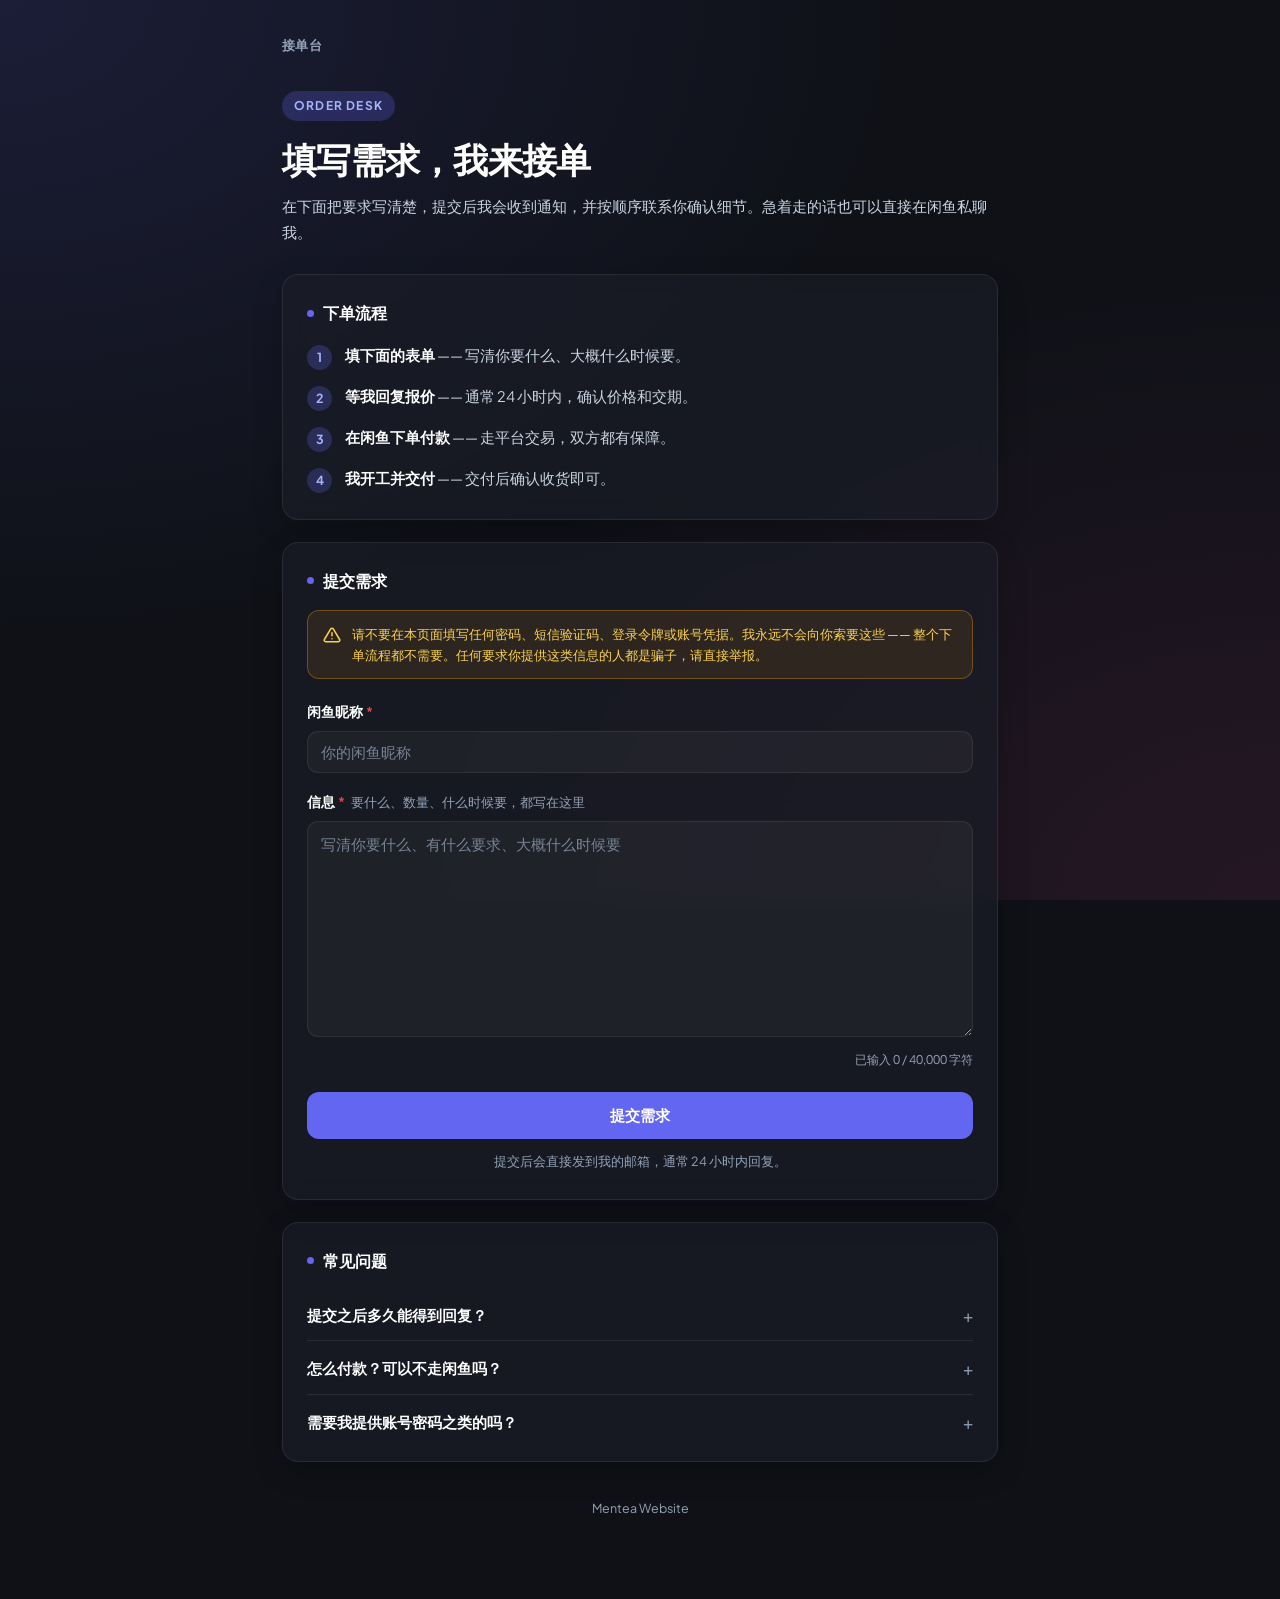
<file: card/index.html>
<!DOCTYPE html>
<html lang="zh-CN" data-theme="dark">
<head>
  <meta charset="UTF-8">
  <meta name="viewport" content="width=device-width, initial-scale=1.0">
  <title id="pageTitle">Menteaの小站</title>
  <script>
    /* 主站那条 /card/ 路径仍然会落到这个文件（Vercel 的 redirect 规则对「目录索引请求」
       /card/ 不生效，只对 /card/xxx 这类显式路径生效）。所以这里自己兜底：
       只要不是从 card.menteaweb.com 进来的，立刻跳到子域名 —— 主站上就不该有 /card/ 这个页面。 */
    (function () {
      var h = location.hostname;
      if (h !== 'card.menteaweb.com' && /(^|\.)menteaweb\.com$/i.test(h)) {
        location.replace('https://card.menteaweb.com/');
      }
    })();
  </script>
  <!-- ============================================================
       这个页面的所有文字、闲鱼链接、收件邮箱，都在后台「前端页面设置 → 接单页」里改，
       不用动这个文件。页面会在打开时去主站读取 content/card.json 并自动替换；
       万一读不到（网络问题），就会用下面写死的这份默认文案，照样能用。
       ============================================================ -->
  <!-- 图标走主站的绝对地址，这样从任何域名打开都指向同一个图标源。 -->
  <link rel="icon" href="https://www.menteaweb.com/assets/icons/favicon.ico" sizes="any">
  <link rel="icon" type="image/png" sizes="32x32" href="https://www.menteaweb.com/assets/icons/favicon-32.png">
  <link rel="icon" type="image/png" sizes="16x16" href="https://www.menteaweb.com/assets/icons/favicon-16.png">
  <link rel="apple-touch-icon" sizes="180x180" href="https://www.menteaweb.com/assets/icons/apple-touch-icon.png">

  <meta name="description" content="Mentea 接单台 —— 下单流程、填写表单与常见问题">
  <meta name="robots" content="noindex">
  <link rel="preconnect" href="https://fonts.googleapis.com">
  <link rel="preconnect" href="https://fonts.gstatic.com" crossorigin>
  <link rel="stylesheet" href="https://fonts.googleapis.com/css2?family=Plus+Jakarta+Sans:wght@400;600;700;800&family=Noto+Serif+SC:wght@400;600&display=swap">

  <style>
    /* 与主站 index.html / about 同一套主题变量，配色由 content/layout.json 驱动 */
    :root {
      --accent: #6366f1;
      --accent-soft: rgba(99, 102, 241, 0.25);
      --radius: 16px;
      --font: 'Plus Jakarta Sans', -apple-system, BlinkMacSystemFont, 'PingFang SC', 'Microsoft YaHei', sans-serif;
    }
    html[data-theme="dark"] {
      --bg: #0f1117;
      --card-bg: rgba(26, 29, 39, 0.7);
      --card-border: rgba(255, 255, 255, 0.08);
      --text: #e2e8f0;
      --text-strong: #ffffff;
      --text-dim: #94a3b8;
      --body-text: #cbd5e1;
      --glow-1: rgba(99, 102, 241, 0.15);
      --glow-2: rgba(236, 72, 153, 0.10);
      --shadow: 0 10px 30px rgba(0, 0, 0, 0.2);
      --hover-border: rgba(255, 255, 255, 0.15);
      --field-bg: rgba(255, 255, 255, 0.04);
      --ok-bg: rgba(34, 197, 94, 0.12);
      --ok-fg: #86efac;
      --warn-bg: rgba(245, 158, 11, 0.10);
      --warn-fg: #fcd34d;
      --warn-border: rgba(245, 158, 11, 0.35);
    }
    html[data-theme="light"] {
      --bg: #f6f7fb;
      --card-bg: rgba(255, 255, 255, 0.85);
      --card-border: rgba(15, 23, 42, 0.08);
      --text: #25303f;
      --text-strong: #0f172a;
      --text-dim: #6b7788;
      --body-text: #3d4855;
      --glow-1: rgba(99, 102, 241, 0.12);
      --glow-2: rgba(236, 72, 153, 0.08);
      --shadow: 0 10px 30px rgba(15, 23, 42, 0.08);
      --hover-border: rgba(15, 23, 42, 0.16);
      --field-bg: rgba(15, 23, 42, 0.03);
      --ok-bg: rgba(22, 163, 74, 0.10);
      --ok-fg: #15803d;
      --warn-bg: rgba(217, 119, 6, 0.10);
      --warn-fg: #92400e;
      --warn-border: rgba(217, 119, 6, 0.30);
    }

    * { box-sizing: border-box; margin: 0; padding: 0; }
    [hidden] { display: none !important; }

    body {
      font-family: var(--font);
      background-color: var(--bg);
      color: var(--text);
      min-height: 100vh;
      background-image:
        radial-gradient(at 0% 0%, var(--glow-1) 0px, transparent 50%),
        radial-gradient(at 100% 100%, var(--glow-2) 0px, transparent 50%);
      background-attachment: fixed;
      -webkit-font-smoothing: antialiased;
      line-height: 1.7;
    }
    a { color: inherit; }

    .container { max-width: 760px; margin: 0 auto; padding: 34px 22px 80px; }

    .topbar { display: flex; align-items: center; margin-bottom: 34px; }
    .site-name { font-size: 13px; font-weight: 700; letter-spacing: .02em; color: var(--text-dim); }

    /* ---------- 头部 ---------- */
    .hero { margin-bottom: 30px; }
    .eyebrow {
      display: inline-block; font-size: 12px; font-weight: 700; letter-spacing: .1em;
      text-transform: uppercase;
      background: var(--accent-soft); padding: 5px 12px; border-radius: 999px; margin-bottom: 16px;
    }
    .hero h1 { font-size: clamp(1.7rem, 5vw, 2.2rem); font-weight: 800; color: var(--text-strong); letter-spacing: -.02em; line-height: 1.25; margin-bottom: 12px; }
    .hero p { font-size: 15px; color: var(--body-text); }

    /* ---------- 卡片 ---------- */
    .card {
      background: var(--card-bg); border: 1px solid var(--card-border);
      border-radius: var(--radius); padding: 24px 24px 26px;
      box-shadow: var(--shadow); backdrop-filter: blur(10px); margin-bottom: 22px;
    }
    .card > h2 {
      font-size: 16px; font-weight: 700; color: var(--text-strong);
      margin-bottom: 16px; display: flex; align-items: center; gap: 9px;
    }
    .card > h2 .dot { width: 7px; height: 7px; border-radius: 50%; background: var(--accent); flex: 0 0 auto; }

    /* ---------- 流程 ---------- */
    .steps { list-style: none; display: grid; gap: 14px; }
    .steps li { display: flex; gap: 13px; align-items: flex-start; }
    .steps .n {
      flex: 0 0 auto; width: 25px; height: 25px; border-radius: 50%;
      background: var(--accent-soft);
      font-size: 12.5px; font-weight: 700;
      display: flex; align-items: center; justify-content: center; margin-top: 2px;
    }
    .steps .t { font-size: 14.5px; color: var(--body-text); }
    .steps .t b { color: var(--text-strong); font-weight: 600; }

    /* ---------- 表单 ---------- */
    .field { margin-bottom: 18px; }
    .field:last-of-type { margin-bottom: 22px; }
    .field label { display: block; font-size: 13.5px; font-weight: 600; color: var(--text-strong); margin-bottom: 7px; }
    .field label .req { color: #ef4444; margin-left: 3px; }
    .field label .hint { font-weight: 400; color: var(--text-dim); font-size: 12.5px; margin-left: 6px; }
    .field input[type=text], .field textarea {
      width: 100%; font-family: inherit; font-size: 14.5px; color: var(--text);
      background: var(--field-bg); border: 1px solid var(--card-border);
      border-radius: 11px; padding: 11px 13px; outline: none;
      transition: border-color .18s, box-shadow .18s;
    }
    .field textarea { min-height: 150px; resize: vertical; line-height: 1.65; }
    .field-foot { display: flex; justify-content: space-between; align-items: baseline; gap: 10px; margin-top: 6px; }
    .chunk-hint { font-size: 12px; color: #d97706; }
    .counter { font-size: 12px; color: var(--text-dim); font-variant-numeric: tabular-nums; margin-left: auto; }
    .counter.warn { color: #d97706; }
    .counter.full { color: #ef4444; font-weight: 600; }
    .field input:focus, .field textarea:focus {
      border-color: var(--accent); box-shadow: 0 0 0 3px var(--accent-soft);
    }
    .field input::placeholder, .field textarea::placeholder { color: var(--text-dim); opacity: .75; }

    .hp { position: absolute !important; left: -9999px !important; opacity: 0; }

    .btn {
      display: inline-flex; align-items: center; justify-content: center; gap: 8px;
      width: 100%; font-family: inherit; font-size: 15px; font-weight: 700;
      color: #fff; background: var(--accent);
      border: none; border-radius: 12px; padding: 13px 20px; cursor: pointer;
      transition: transform .16s, filter .16s; text-decoration: none;
    }
    .btn:hover { filter: brightness(1.08); transform: translateY(-1px); }
    .btn:active { transform: scale(.985); }
    .btn[disabled], .btn[aria-disabled="true"] { opacity: .55; cursor: default; transform: none; filter: none; }

    .form-note { font-size: 12.5px; color: var(--text-dim); margin-top: 12px; text-align: center; }

    .feedback { border-radius: 12px; padding: 12px 14px; font-size: 13.5px; margin-bottom: 18px; line-height: 1.65; }
    .feedback.ok { background: var(--ok-bg); color: var(--ok-fg); }
    .feedback.err { background: var(--warn-bg); color: var(--warn-fg); }

    /* ---------- 安全提示 ---------- */
    .guard {
      display: flex; gap: 11px; align-items: flex-start;
      background: var(--warn-bg); border: 1px solid var(--warn-border);
      border-radius: 12px; padding: 13px 15px; margin-bottom: 22px;
    }
    .guard svg { width: 18px; height: 18px; flex: 0 0 auto; margin-top: 2px; color: var(--warn-fg); }
    .guard p { font-size: 13px; color: var(--warn-fg); line-height: 1.6; }

    /* ---------- FAQ ---------- */
    .faq { display: grid; gap: 2px; }
    .faq details { border-bottom: 1px solid var(--card-border); padding: 13px 0; }
    .faq details:last-child { border-bottom: none; padding-bottom: 0; }
    .faq summary {
      font-size: 14.5px; font-weight: 600; color: var(--text-strong);
      cursor: pointer; list-style: none; display: flex; justify-content: space-between; gap: 12px; align-items: center;
    }
    .faq summary::-webkit-details-marker { display: none; }
    .faq summary::after { content: '+'; font-size: 17px; color: var(--text-dim); font-weight: 400; line-height: 1; }
    .faq details[open] summary::after { content: '−'; }
    .faq .a { font-size: 14px; color: var(--body-text); padding-top: 9px; }

    .contact-desc { font-size: 14.5px; color: var(--body-text); margin-bottom: 16px; }

    .foot { text-align: center; font-size: 12.5px; color: var(--text-dim); margin-top: 36px; }

    /* ---------- 提交成功页 ---------- */
    .success-page { text-align: center; padding: 38px 22px 34px; }
    .done-badge {
      width: 64px; height: 64px; margin: 0 auto 20px; border-radius: 50%;
      display: flex; align-items: center; justify-content: center;
      background: var(--ok-bg); color: var(--ok-fg);
    }
    .done-badge svg { width: 30px; height: 30px; }
    .done-title { font-size: 21px; font-weight: 700; color: var(--text-strong); margin-bottom: 10px; }
    .done-desc { font-size: 15px; color: var(--body-text); line-height: 1.75; margin-bottom: 24px; }
    .btn.ghost {
      display: inline-block; width: auto; padding: 10px 22px;
      background: transparent; border: 1px solid var(--card-border); color: var(--body-text);
    }
    .btn.ghost:hover { filter: none; background: rgba(127, 127, 127, .1); }
    .btn[hidden] { display: none; }

    /* 提交成功后整页只留成功提示：藏起顶栏、大标题和其它所有板块 */
    main.is-done > .topbar,
    main.is-done > .hero,
    main.is-done > section.card:not(.success-page) { display: none; }

    /* ★ 深色主题下强调色原色压在浅底上对比度不够 → 提亮版。
       自定义属性计算时才求值，放末尾也生效；下面这条同权重但更靠后，所以能覆盖。 */
    html[data-theme="dark"] { --accent-ink: #a5b4fc; }
    html[data-theme="light"] { --accent-ink: #4f46e5; }
    .eyebrow, .steps .n { color: var(--accent-ink); }

    @media (prefers-reduced-motion: reduce) {
      * { transition: none !important; animation: none !important; }
      .btn:hover { transform: none; }
    }
  </style>
</head>
<body>
  <main class="container">

    <div class="topbar">
      <span class="site-name" data-tx="site_name">接单台</span>
    </div>

    <header class="hero">
      <span class="eyebrow" data-tx="eyebrow">Order Desk</span>
      <h1 data-tx="title">填写需求，我来接单</h1>
      <p data-tx="subtitle">在下面把要求写清楚，提交后我会收到通知，并按顺序联系你确认细节。急着走的话也可以直接在闲鱼私聊我。</p>
    </header>

    <section class="card" id="stepsCard">
      <h2><span class="dot"></span><span data-tx="steps_title">下单流程</span></h2>
      <ol class="steps" id="stepsList">
        <li><span class="n">1</span><span class="t"><b>填下面的表单</b> —— 写清你要什么、大概什么时候要。</span></li>
        <li><span class="n">2</span><span class="t"><b>等我回复报价</b> —— 通常 24 小时内，确认价格和交期。</span></li>
        <li><span class="n">3</span><span class="t"><b>在闲鱼下单付款</b> —— 走平台交易，双方都有保障。</span></li>
        <li><span class="n">4</span><span class="t"><b>我开工并交付</b> —— 交付后确认收货即可。</span></li>
      </ol>
    </section>

    <section class="card">
      <h2><span class="dot"></span><span data-tx="form_title">提交需求</span></h2>

      <div class="guard">
        <svg viewBox="0 0 24 24" fill="none" stroke="currentColor" stroke-width="2"
             stroke-linecap="round" stroke-linejoin="round" aria-hidden="true">
          <path d="M12 9v4"/><path d="M12 17h.01"/>
          <path d="M10.29 3.86 1.82 18a2 2 0 0 0 1.71 3h16.94a2 2 0 0 0 1.71-3L13.71 3.86a2 2 0 0 0-3.42 0z"/>
        </svg>
        <p data-tx="guard_text">请不要在本页面填写任何密码、短信验证码、登录令牌或账号凭据。我永远不会向你索要这些 —— 整个下单流程都不需要。任何要求你提供这类信息的人都是骗子，请直接举报。</p>
      </div>

      <div id="feedback" class="feedback" hidden></div>

      <form id="orderForm" novalidate>
        <input type="text" name="_honey" class="hp" tabindex="-1" autocomplete="off" aria-hidden="true">

        <div class="field">
          <label for="xyId"><span data-tx="field1_label">闲鱼昵称</span><span class="req">*</span></label>
          <input type="text" id="xyId" name="闲鱼昵称" required maxlength="60" autocomplete="off"
                 data-tx-ph="field1_placeholder" placeholder="你的闲鱼昵称">
        </div>

        <div class="field">
          <label for="detail"><span data-tx="field2_label">信息</span><span class="req">*</span><span class="hint" data-tx="field2_hint">要什么、数量、什么时候要，都写在这里</span></label>
          <textarea id="detail" name="信息" required maxlength="40000" rows="8"
                    data-tx-ph="field2_placeholder" placeholder="写清你要什么、有什么要求、大概什么时候要"></textarea>
          <div class="field-foot">
            <span class="chunk-hint" id="chunkHint" hidden></span>
            <span class="counter" id="charCount" hidden></span>
          </div>
        </div>

        <button type="submit" class="btn" id="submitBtn"><span data-tx="submit_text">提交需求</span></button>
        <p class="form-note" data-tx="form_note">提交后会直接发到我的邮箱，通常 24 小时内回复。</p>
      </form>
    </section>

    <section class="card" id="faqCard">
      <h2><span class="dot"></span><span data-tx="faq_title">常见问题</span></h2>
      <div class="faq" id="faqList">
        <details>
          <summary>提交之后多久能得到回复？</summary>
          <div class="a">通常 24 小时内。如果比较急，可以直接在闲鱼私聊我催一下。</div>
        </details>
        <details>
          <summary>怎么付款？可以不走闲鱼吗？</summary>
          <div class="a">一律走闲鱼平台交易 —— 对双方都是有保障的做法。不走平台的私下转账我不接，也建议你不要答应任何人的这种要求。</div>
        </details>
        <details>
          <summary>需要我提供账号密码之类的吗？</summary>
          <div class="a">不需要，永远不需要。下单只需要你的闲鱼昵称和需求描述两样东西。如果有人在任何环节向你索要密码、验证码或登录令牌，那一定不是正常流程。</div>
        </details>
      </div>
    </section>

    <section class="card success-page" id="successPage" hidden>
      <div class="done-badge">
        <svg viewBox="0 0 24 24" fill="none" stroke="currentColor" stroke-width="2.6"
             stroke-linecap="round" stroke-linejoin="round" aria-hidden="true">
          <path d="M20 6 9 17l-5-5"/>
        </svg>
      </div>
      <p class="done-title" data-tx="done_title">提交成功</p>
      <p class="done-desc" data-tx="done_desc">已经收到你的需求，请耐心等待，我会尽快联系你。</p>
      <button type="button" class="btn ghost" id="againBtn" data-tx="done_again">再提交一条</button>
    </section>

    <p class="foot"><span data-tx="foot_text">Mentea Website</span></p>

  </main>

  <script>
    /* ============================================================
       这个页面是主站 Vercel 项目里的一个静态子目录，通过 vercel.json 的
       host 级 rewrite 只在 card.menteaweb.com 下暴露（主站的 /card/ 路径已被屏蔽为 404）。
       所有文案 / 闲鱼链接 / 收件邮箱都从主站的 content/card.json 读，后台可改。
       ============================================================ */
    var BUNDLE_URL = 'https://www.menteaweb.com/api/bundle';
    var cfg = null;

    function applyTheme(files) {
      try {
        var rawLayout = files['content/layout.json'];
        if (rawLayout) {
          var tk = (JSON.parse(rawLayout) || {}).tokens || {};
          var root = document.documentElement;
          root.setAttribute('data-theme', tk.theme === 'light' ? 'light' : 'dark');
          if (tk.accent) root.style.setProperty('--accent', tk.accent);
          if (tk.background) root.style.setProperty('--bg', tk.background);
        }
      } catch (e) { /* 配色拿不到就用默认的 */ }
    }

    /** 取一条配置文字；没配就用页面里写死的默认值。 */
    function T(key, fallback) {
      var v = (cfg && typeof cfg[key] === 'string') ? cfg[key].trim() : '';
      return v || fallback;
    }

    /** 转义 HTML，保证后台填的任何文字都不会破坏页面结构。 */
    function esc(s) {
      return String(s == null ? '' : s).replace(/[&<>"']/g, function (c) {
        return { '&': '&amp;', '<': '&lt;', '>': '&gt;', '"': '&quot;', "'": '&#39;' }[c];
      });
    }

    /** 看起来像邮箱吗？ */
    function isEmail(v) {
      return /^[^\s@]+@[^\s@]+\.[^\s@]+$/.test(v);
    }

    /** 收件端点 = 邮箱，或 FormSubmit 确认邮箱后发给你的那串随机码（一串十六进制）。
        用随机码的好处：页面和仓库里都不会出现你的真实邮箱。 */
    function isEndpoint(v) {
      return isEmail(v) || /^[a-f0-9]{16,64}$/i.test(v);
    }

    /** 把长文本切成若干段：优先在换行处断开，别把一句话切两半。 */
    function splitText(s, size) {
      if (s.length <= size) return [s];
      var out = [], i = 0;
      while (i < s.length) {
        var end = Math.min(s.length, i + size);
        if (end < s.length) {
          var nl = s.lastIndexOf('\n', end - 1);
          if (nl > i + size * 0.5) end = nl + 1;
        }
        out.push(s.slice(i, end));
        i = end;
      }
      return out;
    }

    /** 每段最多多少字符（FormSubmit 的 /ajax/ 接口约 2 万字就会拒，默认 1 万留足余量）。 */
    function maxChunk() {
      var n = parseInt(cfg && cfg.chunk_chars, 10);
      return (isFinite(n) && n >= 1000) ? Math.min(n, 10000) : 10000;
    }

    /** 写文字：有内容就显示；后台留空就把这个元素藏起来（清空 = 页面不显示）。 */
    function setText(el, v) {
      el.textContent = v;
      if (v.trim()) el.removeAttribute('hidden'); else el.setAttribute('hidden', '');
    }

    /** 把配置里的纯文本放进页面（一律走 textContent，不解析 HTML）。
        注意：只要配置读到了，字段是字符串就照搬 —— 后台清空 = 页面清空。
        只有整个配置读不到（网络失败）时，才保留 HTML 里写死的默认文案。 */
    function renderText(cfgData) {
      document.querySelectorAll('[data-tx]').forEach(function (el) {
        var v = cfgData[el.getAttribute('data-tx')];
        if (typeof v === 'string') setText(el, v);
      });
      document.querySelectorAll('[data-tx-ph]').forEach(function (el) {
        var v = cfgData[el.getAttribute('data-tx-ph')];
        if (typeof v === 'string' && v.trim()) el.setAttribute('placeholder', v);
      });

      // 标签页标题
      var titleEl = document.getElementById('pageTitle');
      if (titleEl && typeof cfgData.page_title === 'string' && cfgData.page_title.trim()) {
        titleEl.textContent = cfgData.page_title.trim();
      }

      // 安全提示：整段留空就把橙色警告框一起收掉
      var guard = document.querySelector('.guard');
      if (guard && typeof cfgData.guard_text === 'string') guard.hidden = !cfgData.guard_text.trim();

      // 下单流程：数组存在就重建；空数组 = 整个板块不显示
      if (Array.isArray(cfgData.steps)) {
        var ol = document.getElementById('stepsList');
        ol.textContent = '';
        cfgData.steps.forEach(function (s, i) {
          var li = document.createElement('li');
          var n = document.createElement('span'); n.className = 'n'; n.textContent = String(i + 1);
          var t = document.createElement('span'); t.className = 't';
          if (s && s.title) { var b = document.createElement('b'); b.textContent = s.title; t.appendChild(b); }
          if (s && s.text) t.appendChild(document.createTextNode((s.title ? ' —— ' : '') + s.text));
          li.appendChild(n); li.appendChild(t); ol.appendChild(li);
        });
        document.getElementById('stepsCard').hidden = !cfgData.steps.length;
      }

      // 常见问题：同上
      if (Array.isArray(cfgData.faq)) {
        var box = document.getElementById('faqList');
        box.textContent = '';
        cfgData.faq.forEach(function (item) {
          if (!item) return;
          var d = document.createElement('details');
          var sum = document.createElement('summary'); sum.textContent = item.q || '';
          var a = document.createElement('div'); a.className = 'a'; a.textContent = item.a || '';
          d.appendChild(sum); d.appendChild(a); box.appendChild(d);
        });
        document.getElementById('faqCard').hidden = !cfgData.faq.length;
      }
    }

    /* ---------- 表单提交（发到配置里的邮箱） ---------- */
    (function orderForm() {
      var form = document.getElementById('orderForm');
      var btn = document.getElementById('submitBtn');
      var box = document.getElementById('feedback');
      if (!form) return;

      function show(kind, html) {
        box.className = 'feedback ' + kind;
        box.innerHTML = html;
        box.hidden = false;
        box.scrollIntoView({ block: 'center', behavior: 'smooth' });
      }

      /** 提交成功：整页只留成功提示（其它板块由 main.is-done 的 CSS 隐藏） */
      function showSuccess() {
        box.hidden = true;
        document.querySelector('main').classList.add('is-done');
        document.getElementById('successPage').hidden = false;
        window.scrollTo({ top: 0, behavior: 'smooth' });
      }

      // 成功页上的「再提交一条」：把页面切回表单
      var againBtn = document.getElementById('againBtn');
      if (againBtn) {
        againBtn.addEventListener('click', function () {
          document.querySelector('main').classList.remove('is-done');
          document.getElementById('successPage').hidden = true;
          box.hidden = true;
          btn.disabled = false;
          window.scrollTo({ top: 0, behavior: 'smooth' });
        });
      }

      form.addEventListener('submit', function (e) {
        e.preventDefault();

        // 蜜罐被填 = 机器人，假装成功就算了
        if (form.querySelector('input[name="_honey"]').value) { showSuccess(); return; }

        var missing = [];
        form.querySelectorAll('[required]').forEach(function (el) {
          if (!String(el.value || '').trim()) missing.push(el);
        });
        if (missing.length) {
          var names = missing.map(function (el) {
            var l = form.querySelector('label[for="' + el.id + '"]');
            var txt = l ? l.textContent.replace('*', '').trim() : el.name;
            return '<b>' + esc(txt) + '</b>';
          }).join('、');
          show('err', esc(T('msg_required', '还有 {n} 项必填没写：{fields}'))
            .replace('{n}', String(missing.length))
            .replace('{fields}', names));
          missing[0].focus();
          return;
        }

        var ENDPOINT = String((cfg && (cfg.endpoint || cfg.email)) || '').trim();
        if (!isEndpoint(ENDPOINT)) {
          show('err', esc(T('msg_no_email', '这个页面还没配置收件邮箱，暂时收不到提交。')).replace(/\n/g, '<br>'));
          return;
        }

        // ★ FormSubmit 的 /ajax/ 接口只吃文本字段：
        //   ① 字段文本总量约 2 万字（54KB 报文）就会被拒（HTTP 500）；
        //   ② 附件会被**静默丢弃**（返回 success，但邮件里没有附件）。
        //   所以长内容只能**分段多发几封**，每封都在正文里，点开就能读。
        var chunk = maxChunk();

        var text = String((form.querySelector('#detail') || {}).value || '');
        var nick = String((form.querySelector('#xyId') || {}).value || '').trim() || '未填昵称';
        var parts = splitText(text, chunk);
        var total = parts.length;
        var sent = 0;

        var oldLabel = btn.textContent;
        btn.disabled = true;
        btn.textContent = T('msg_sending', '提交中…');

        function sendPart(idx) {
          var fd = new FormData();
          fd.append('闲鱼昵称', nick);
          fd.append('信息', parts[idx]);
          fd.append('_subject', T('subject_prefix', '【接单】新需求 · ') + nick +
            (total > 1 ? '（' + (idx + 1) + '/' + total + '）' : ''));
          // 邮件排版用 basic：每个字段「加粗字段名」一行、内容另起一段。
          // table 在 QQ 邮箱会被压成一条细线，长文本根本没法看。
          fd.append('_template', 'basic');
          fd.append('_captcha', 'false');

          btn.textContent = T('msg_sending', '提交中…') + (total > 1 ? ' ' + (idx + 1) + '/' + total : '');

          // multipart（FormData）：浏览器自己带 boundary，别手写 Content-Type
          return fetch('https://formsubmit.co/ajax/' + encodeURIComponent(ENDPOINT), {
            method: 'POST',
            headers: { 'Accept': 'application/json' },
            body: fd
          })
            .then(function (r) { return r.json().catch(function () { return {}; }); })
            .then(function (j) {
              if (!(j && (j.success === 'true' || j.success === true))) {
                throw new Error((j && j.message) || '提交未成功');
              }
              sent = idx + 1;
              if (sent < total) return sendPart(sent);
            });
        }

        sendPart(0)
          .then(function () {
            form.reset();
            showSuccess();
          })
          .catch(function () {
            // 分段提交失败时，告诉主人已经发出几段，避免他以为整条都丢了
            if (total > 1 && sent > 0) {
              show('err', esc(T('msg_partial', '已发出 {done}/{total} 段，第 {fail} 段没发出去，请重新提交一次。'))
                .replace('{done}', String(sent))
                .replace('{total}', String(total))
                .replace('{fail}', String(sent + 1)));
            } else {
              // 只有收件端点真的是邮箱时才给 mailto 链接；用随机码时这一处留空
              var shown = isEmail(ENDPOINT)
                ? '<a href="mailto:' + esc(ENDPOINT) + '">' + esc(ENDPOINT) + '</a>'
                : '';
              show('err', esc(T('msg_error', '⚠️ 提交没能发出去（可能是网络问题）。请稍后再试一次。'))
                .replace(/\n/g, '<br>')
                .replace('{mail}', shown));
            }
          })
          .then(function () {
            btn.disabled = false;
            btn.textContent = oldLabel;
          });
      });
    })();

    /* ---------- 输入字数统计（上限来自后台配置，默认 40000 字符） ---------- */
    (function charCount() {
      var ta = document.getElementById('detail');
      var out = document.getElementById('charCount');
      if (!ta || !out) return;

      function limit() {
        var n = parseInt(cfg && cfg.max_chars, 10);
        return (isFinite(n) && n >= 100) ? n : 40000;
      }

      function fmt(n) { return String(n).replace(/\B(?=(\d{3})+(?!\d))/g, ','); }

      function paint() {
        var max = limit();
        if (String(max) !== ta.getAttribute('maxlength')) ta.setAttribute('maxlength', String(max));
        var n = ta.value.length;
        var full = n >= max;
        var tpl = full
          ? T('msg_counter_full', '已输入 {n} / {max} 字符 · 已达上限')
          : T('msg_counter', '已输入 {n} / {max} 字符');
        out.textContent = tpl.replace('{n}', fmt(n)).replace('{max}', fmt(max));
        out.className = 'counter' + (full ? ' full' : (n >= max * 0.9 ? ' warn' : ''));
        out.removeAttribute('hidden');

        // 超过单封邮件的容量就提前告知会分成几封（后台把「分多封时的提示」清空就不显示）
        var hint = document.getElementById('chunkHint');
        if (hint) {
          var size = maxChunk();
          var tplHint = (cfg && typeof cfg.msg_chunks === 'string') ? cfg.msg_chunks.trim() : '';
          var parts = Math.ceil(n / size);
          if (tplHint && n > size) {
            hint.textContent = tplHint.replace('{n}', String(parts));
            hint.removeAttribute('hidden');
          } else {
            hint.textContent = '';
            hint.setAttribute('hidden', '');
          }
        }
      }

      ta.addEventListener('input', paint);
      paint();
      window.__paintCharCount = paint;   // 配置到位后再刷一次（上限/文案可能被后台改过）
    })();

    /* ---------- 拉配置（失败就保持 HTML 里的默认文案，页面照常可用） ---------- */
    (function boot() {
      fetch(BUNDLE_URL, { cache: 'no-store' })
        .then(function (r) { return r.ok ? r.json() : null; })
        .then(function (j) {
          if (!j || j.ok !== true || !j.files) return;
          applyTheme(j.files);
          var raw = j.files['content/card.json'];
          if (!raw) return;
          cfg = JSON.parse(raw) || {};
          renderText(cfg);
          if (window.__paintCharCount) window.__paintCharCount();
        })
        .catch(function () { /* 静默：默认文案已经渲染好了 */ });
    })();
  </script>
</body>
</html>
</file>
